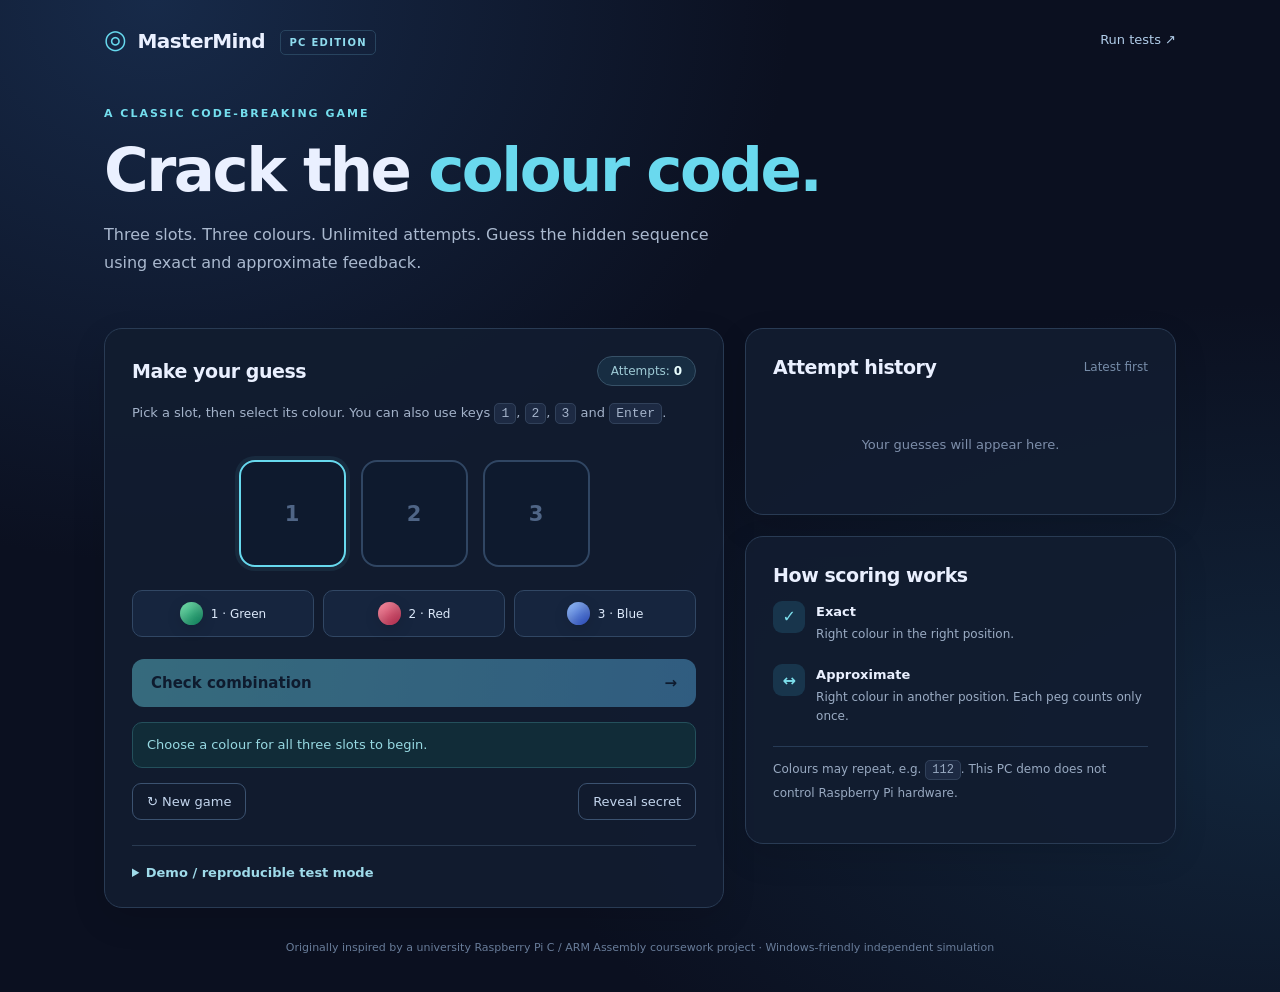
<file: desktop/index.html>
<!DOCTYPE html>
<html lang="en">
<head>
  <meta charset="UTF-8" />
  <meta name="viewport" content="width=device-width, initial-scale=1" />
  <title>MasterMind | Desktop Demo</title>
  <link rel="stylesheet" href="styles.css" />
  <script src="game.js" defer></script>
  <script src="app.js" defer></script>
</head>
<body>
  <main class="shell">
    <header class="topbar">
      <div class="brand"><span class="brand-mark" aria-hidden="true">◎</span> MasterMind <span class="edition">PC EDITION</span></div>
      <a href="tests.html" class="test-link">Run tests ↗</a>
    </header>
    <section class="hero">
      <span class="eyebrow">A CLASSIC CODE-BREAKING GAME</span>
      <h1>Crack the <span>colour code.</span></h1>
      <p>Three slots. Three colours. Unlimited attempts. Guess the hidden sequence using exact and approximate feedback.</p>
    </section>
    <div class="layout">
      <section class="panel play-panel" aria-labelledby="play-heading">
        <div class="panel-header"><h2 id="play-heading">Make your guess</h2><span class="turn-pill">Attempts: <b id="attempts">0</b></span></div>
        <p class="helper">Pick a slot, then select its colour. You can also use keys <kbd>1</kbd>, <kbd>2</kbd>, <kbd>3</kbd> and <kbd>Enter</kbd>.</p>
        <div class="slots" aria-label="Your colour combination">
          <button class="slot active" type="button" aria-label="Position 1: empty"><span class="slot-placeholder">1</span></button>
          <button class="slot" type="button" aria-label="Position 2: empty"><span class="slot-placeholder">2</span></button>
          <button class="slot" type="button" aria-label="Position 3: empty"><span class="slot-placeholder">3</span></button>
        </div>
        <div class="palette" aria-label="Available colours">
          <button type="button" class="color-option" data-color="1"><span class="peg peg-1" aria-hidden="true"></span><span>1 · Green</span></button>
          <button type="button" class="color-option" data-color="2"><span class="peg peg-2" aria-hidden="true"></span><span>2 · Red</span></button>
          <button type="button" class="color-option" data-color="3"><span class="peg peg-3" aria-hidden="true"></span><span>3 · Blue</span></button>
        </div>
        <button type="button" id="submit-guess" class="primary" disabled>Check combination <span aria-hidden="true">→</span></button>
        <p id="status" class="status" data-variant="info" role="status" aria-live="polite">Choose a colour for all three slots to begin.</p>
        <p id="secret-reveal" class="secret-reveal" hidden></p>
        <div class="controls"><button type="button" id="new-game">↻ New game</button><button type="button" id="reveal-secret">Reveal secret</button></div>
        <details class="demo-settings">
          <summary>Demo / reproducible test mode</summary>
          <label for="demo-secret">Optional fixed secret (e.g. 123)</label>
          <input id="demo-secret" maxlength="3" inputmode="numeric" autocomplete="off" placeholder="Random by default" />
          <p>Type <code>123</code>, press <b>New game</b>, then submit <code>132</code> (1 exact, 2 approx) and <code>123</code> (win). Empty the field for a random game.</p>
        </details>
      </section>
      <aside class="sidebar">
        <section class="panel history-panel" aria-labelledby="history-heading">
          <div class="panel-header"><h2 id="history-heading">Attempt history</h2><span class="subtle">Latest first</span></div>
          <ol id="history" class="history"><li class="empty-state">Your guesses will appear here.</li></ol>
        </section>
        <section class="panel rules-panel" aria-labelledby="rules-heading">
          <h2 id="rules-heading">How scoring works</h2>
          <div class="rule"><span class="rule-icon">✓</span><div><b>Exact</b><p>Right colour in the right position.</p></div></div>
          <div class="rule"><span class="rule-icon">↔</span><div><b>Approximate</b><p>Right colour in another position. Each peg counts only once.</p></div></div>
          <p class="rule-foot">Colours may repeat, e.g. <code>112</code>. This PC demo does not control Raspberry Pi hardware.</p>
        </section>
      </aside>
    </div>
    <footer>Originally inspired by a university Raspberry Pi C / ARM Assembly coursework project · Windows-friendly independent simulation</footer>
  </main>
</body>
</html>
</file>
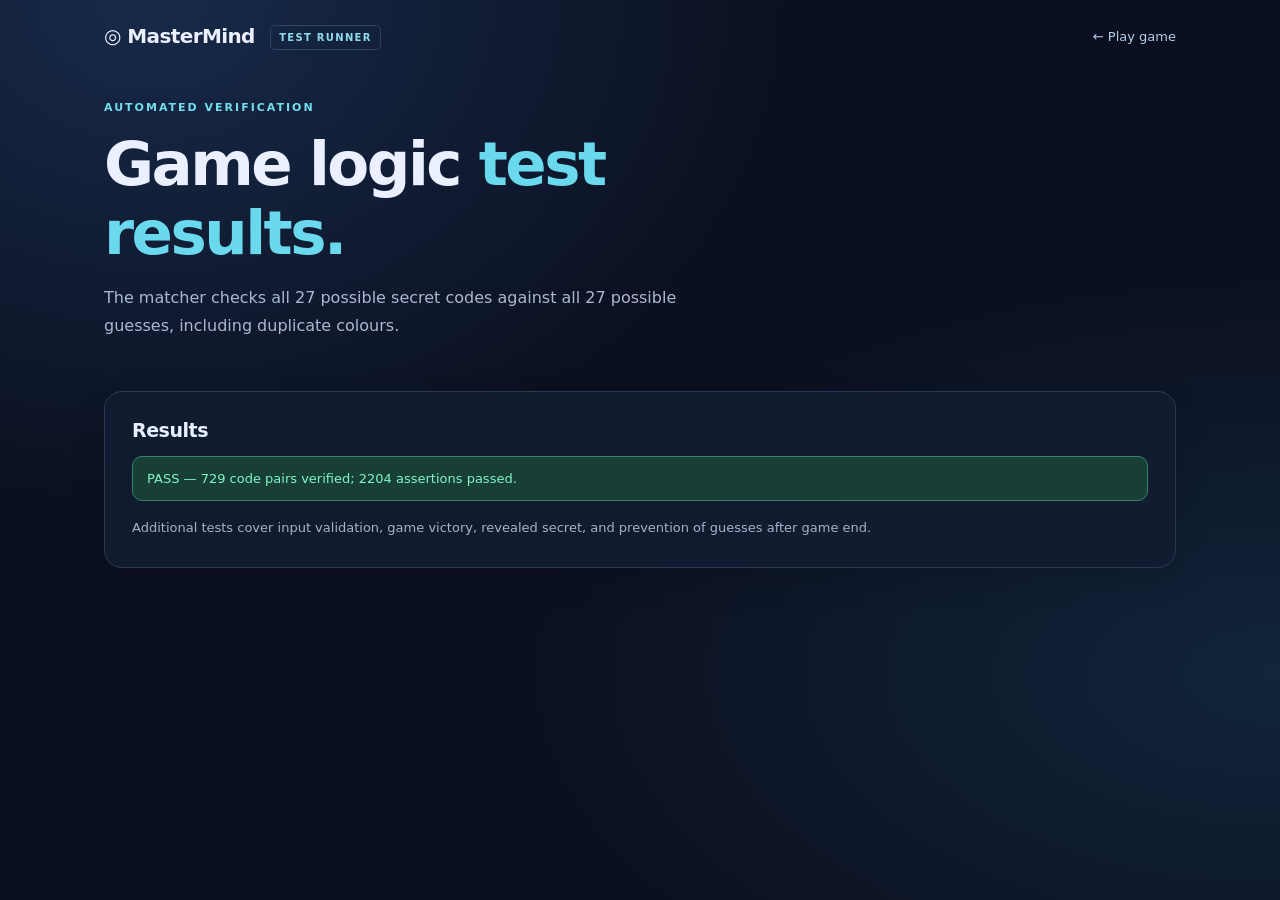
<file: desktop/tests.html>
<!DOCTYPE html>
<html lang="en">
<head>
  <meta charset="UTF-8" />
  <meta name="viewport" content="width=device-width, initial-scale=1" />
  <title>MasterMind | Automated tests</title>
  <link rel="stylesheet" href="styles.css" />
  <script src="game.js" defer></script>
  <script src="tests.js" defer></script>
  <script defer>
    document.addEventListener("DOMContentLoaded", function () {
      const target = document.getElementById("result");
      try {
        const data = window.runMasterMindTests();
        target.textContent = `PASS — ${data.pairs} code pairs verified; ${data.assertions} assertions passed.`;
        target.dataset.variant = "success";
      } catch (err) {
        target.textContent = `FAIL — ${err.message}`;
        target.dataset.variant = "error";
      }
    });
  </script>
</head>
<body><main class="shell"><header class="topbar"><div class="brand">◎ MasterMind <span class="edition">TEST RUNNER</span></div><a href="index.html" class="test-link">← Play game</a></header><section class="hero"><span class="eyebrow">AUTOMATED VERIFICATION</span><h1>Game logic <span>test results.</span></h1><p>The matcher checks all 27 possible secret codes against all 27 possible guesses, including duplicate colours.</p></section><section class="panel"><h2>Results</h2><p class="status" id="result" role="status">Running tests…</p><p class="helper">Additional tests cover input validation, game victory, revealed secret, and prevention of guesses after game end.</p></section></main></body>
</html>
</file>
<file: desktop/styles.css>
:root{color-scheme:dark;font-family:Inter,ui-sans-serif,system-ui,-apple-system,"Segoe UI",sans-serif;font-size:16px;background:#0b1020;color:#eaf0ff}*{box-sizing:border-box}body{margin:0;min-height:100vh;background:radial-gradient(ellipse at 12% 0%,#172a49 0%,transparent 40%),radial-gradient(ellipse at 100% 75%,#12253b 0%,transparent 42%),#0b1020}button,input{font:inherit}button{cursor:pointer}button:disabled{cursor:not-allowed;opacity:.42}a{color:#8fe7f4}code,kbd{font-family:ui-monospace,SFMono-Regular,Consolas,monospace;background:#1d2a43;border:1px solid #31415a;border-radius:5px;padding:2px 6px}.shell{max-width:1120px;margin:0 auto;padding:24px 24px 35px}.topbar{display:flex;align-items:center;justify-content:space-between;gap:15px;padding:0 0 35px}.brand{font-weight:800;font-size:20px;letter-spacing:-.6px}.brand-mark{color:#67d9ee;margin-right:5px;font-size:26px}.edition{font-size:10px;letter-spacing:1.3px;margin-left:9px;padding:6px 8px;border:1px solid #28445f;color:#8fdcee;border-radius:5px;vertical-align:middle}.test-link{font-size:13px;text-decoration:none;color:#b1cde9}.test-link:hover{text-decoration:underline}.hero{padding:13px 0 35px;max-width:720px}.eyebrow{color:#74deee;font-weight:800;font-size:11px;letter-spacing:2px}.hero h1{font-size:clamp(34px,5vw,61px);line-height:1.13;letter-spacing:-2.5px;margin:15px 0}.hero h1 span{color:#6ad9ee}.hero p{font-size:16px;max-width:610px;line-height:1.75;color:#aab9cf}.layout{display:grid;grid-template-columns:minmax(0,1.18fr) minmax(290px,.82fr);gap:21px}.sidebar{display:grid;align-content:start;gap:21px}.panel{background:rgba(18,28,48,.93);border:1px solid #293b54;border-radius:18px;padding:27px;box-shadow:0 12px 34px rgba(0,0,0,.12)}.panel-header{display:flex;justify-content:space-between;align-items:center;gap:10px}.panel h2{font-size:19px;margin:0 0 15px;letter-spacing:-.45px}.panel-header h2{margin-bottom:0}.turn-pill{font-size:12px;color:#9ecad5;border:1px solid #375167;background:#172d42;border-radius:20px;padding:7px 13px;white-space:nowrap}.turn-pill b{color:#eaffff}.helper{font-size:13px;color:#a4b3ca;line-height:1.8;margin:15px 0 0}.slots{display:flex;gap:15px;justify-content:center;padding:35px 0 23px}.slot{display:flex;align-items:center;justify-content:center;width:min(25%,107px);aspect-ratio:1;background:#0e1a2e;border:2px solid #304663;border-radius:16px}.slot.active{border-color:#67d9ee;box-shadow:0 0 0 4px rgba(103,217,238,.08)}.slot-placeholder{font-size:21px;color:#4f6586;font-weight:600}.peg{display:inline-block;width:49px;height:49px;border-radius:50%;flex:none;box-shadow:inset -7px -8px 16px rgba(0,0,0,.2),inset 5px 7px 10px rgba(255,255,255,.16),0 4px 15px rgba(0,0,0,.13)}.peg-1{background:linear-gradient(140deg,#5de3a0,#159b72)}.peg-2{background:linear-gradient(140deg,#ff7b92,#d83962)}.peg-3{background:linear-gradient(140deg,#83b7ff,#375de4)}.palette{display:grid;grid-template-columns:repeat(3,minmax(0,1fr));gap:9px}.color-option{display:flex;align-items:center;justify-content:center;gap:8px;flex-wrap:wrap;padding:11px 5px;background:#16253e;border:1px solid #314764;border-radius:10px;color:#dce9fa;font-size:12px}.color-option .peg{width:23px;height:23px}.color-option:hover:not(:disabled){border-color:#79dced;background:#213451}.primary{display:flex;align-items:center;justify-content:space-between;width:100%;background:linear-gradient(100deg,#6ad9ea,#5cb7ef);border:0;color:#0c1c30;font-size:15px;font-weight:800;padding:15px 19px;border-radius:12px;margin-top:22px}.primary:hover:not(:disabled){filter:brightness(1.1)}.status{color:#97d9e2;background:#112c38;border:1px solid #24505c;border-radius:10px;padding:12px 14px;font-size:13px;line-height:1.5;margin:15px 0}.status[data-variant="error"]{background:#442232;border-color:#99506c;color:#ffadbf}.status[data-variant="success"]{background:#173f35;border-color:#39836c;color:#80f6c9}.secret-reveal{font-weight:700;color:#f0ddaa}.controls{display:flex;justify-content:space-between;gap:11px}.controls button{color:#c3d5ed;background:transparent;border:1px solid #3b5270;padding:10px 14px;border-radius:9px;font-size:13px}.controls button:hover:not(:disabled){background:#203653}.demo-settings{border-top:1px solid #293a51;margin-top:25px;padding-top:19px;font-size:13px;color:#bac9d9}.demo-settings summary{cursor:pointer;color:#9fdbea;font-weight:650}.demo-settings label{display:block;margin:17px 0 8px}.demo-settings input{background:#0a172b;border:1px solid #38516c;color:#f7fcff;border-radius:8px;padding:10px;width:100%;max-width:260px}.demo-settings p{line-height:1.8;font-size:12px;color:#9fb2c8}.history{margin:24px 0 0;padding:0;list-style:none;display:grid;gap:10px;max-height:370px;overflow:auto}.history-item{display:flex;align-items:center;gap:12px;border:1px solid #2f435d;background:#14223a;padding:11px;border-radius:10px;flex-wrap:wrap}.history-item.is-win{border-color:#2d9a76}.ordinal{font-size:12px;color:#95aac5}.guess-dots{display:flex;gap:5px}.peg-small{width:20px;height:20px}.score{margin-left:auto;font-size:11px;color:#c4dcf0}.empty-state{color:#7d8eaa;font-size:13px;text-align:center;padding:35px 6px}.subtle{font-size:12px;color:#778da9}.rule{display:flex;align-items:flex-start;gap:11px;margin:15px 0}.rule-icon{display:grid;place-items:center;width:32px;height:32px;border-radius:9px;background:#18354c;color:#7de0ed;font-weight:900;flex:none}.rule b{font-size:13px}.rule p{font-size:12px;color:#9bacc4;line-height:1.6;margin:5px 0}.rule-foot{padding-top:11px;border-top:1px solid #273b56;font-size:12px;color:#98a9c1;line-height:1.85}footer{font-size:11px;line-height:1.8;color:#687c99;text-align:center;margin-top:30px}@media(max-width:750px){.layout{grid-template-columns:1fr}.shell{padding:20px 15px}.panel{padding:20px}.topbar{padding-bottom:22px}.hero{padding-bottom:22px}.slots{padding-top:25px}.slot{width:28%}}@media(max-width:400px){.brand{font-size:16px}.edition{font-size:8px;margin-left:4px}.peg{width:41px;height:41px}.color-option{font-size:11px}.score{margin-left:0}.history-item{gap:9px}}
</file>
